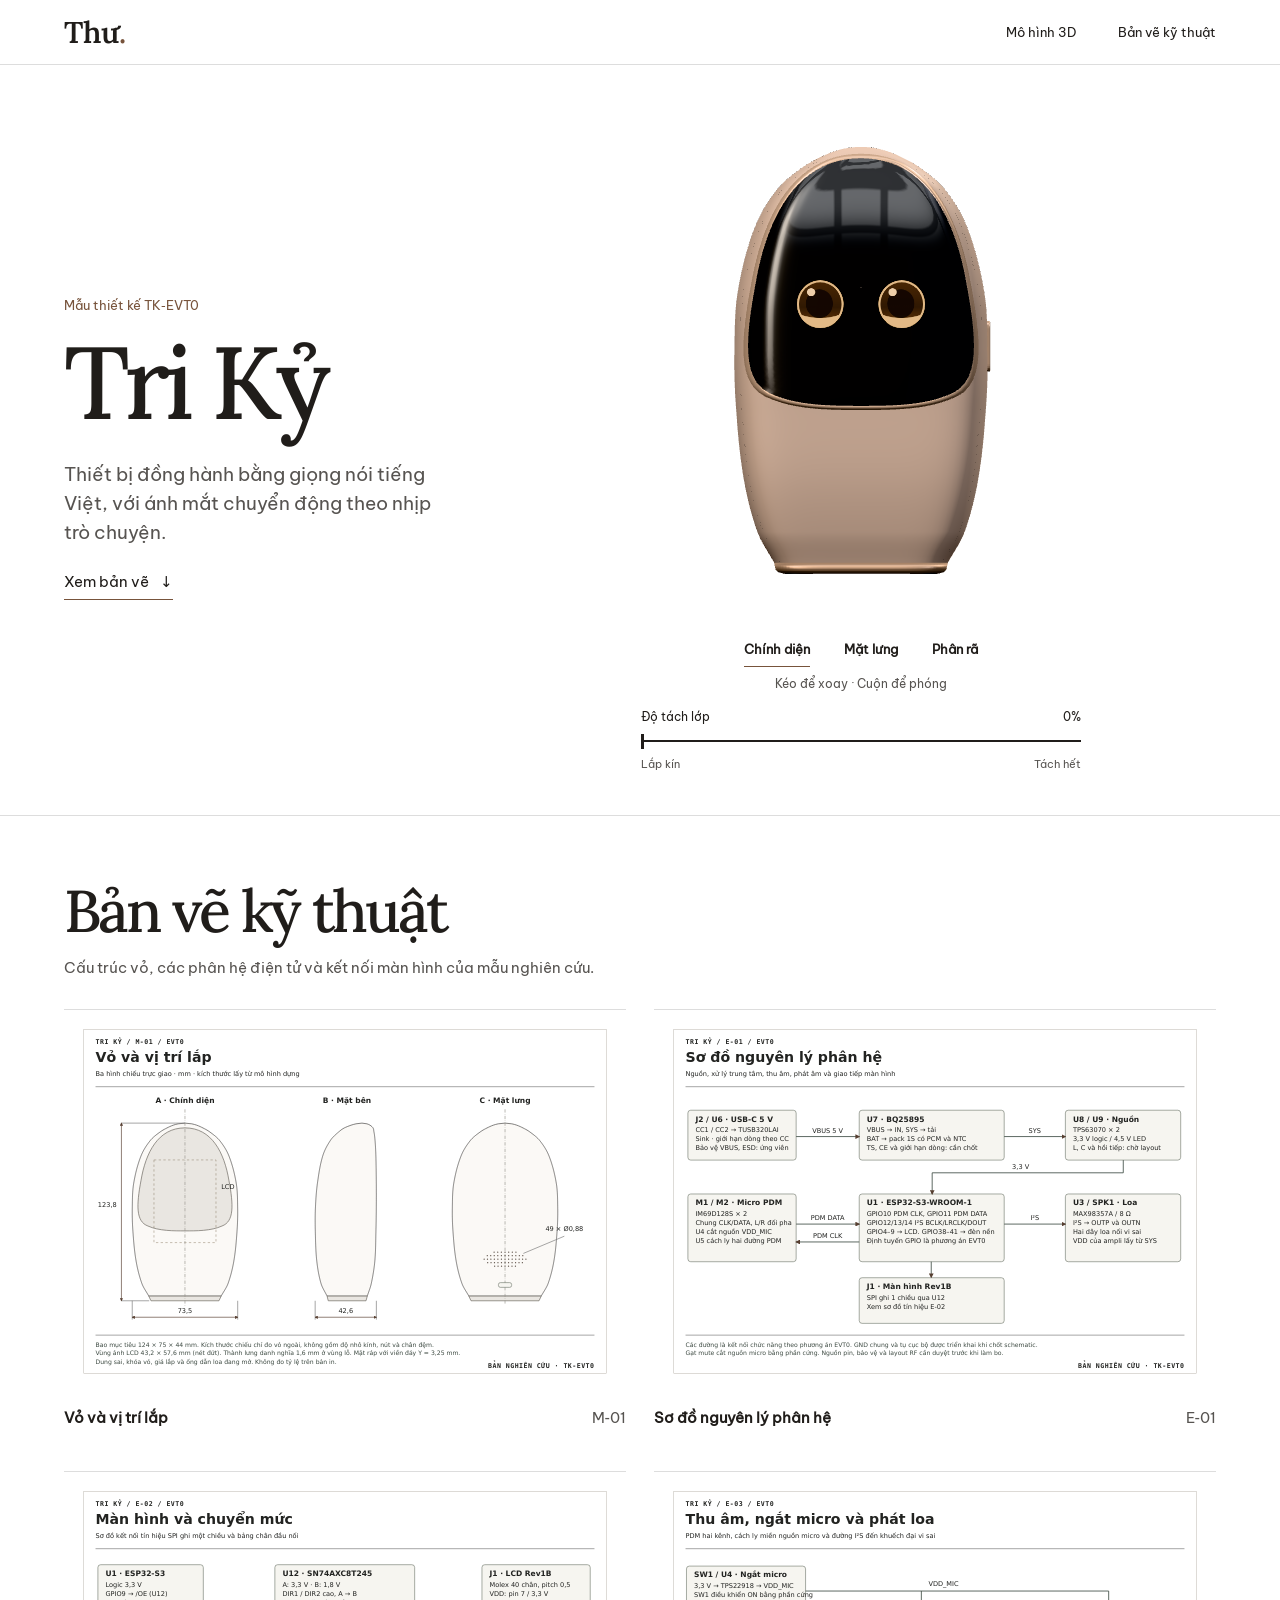
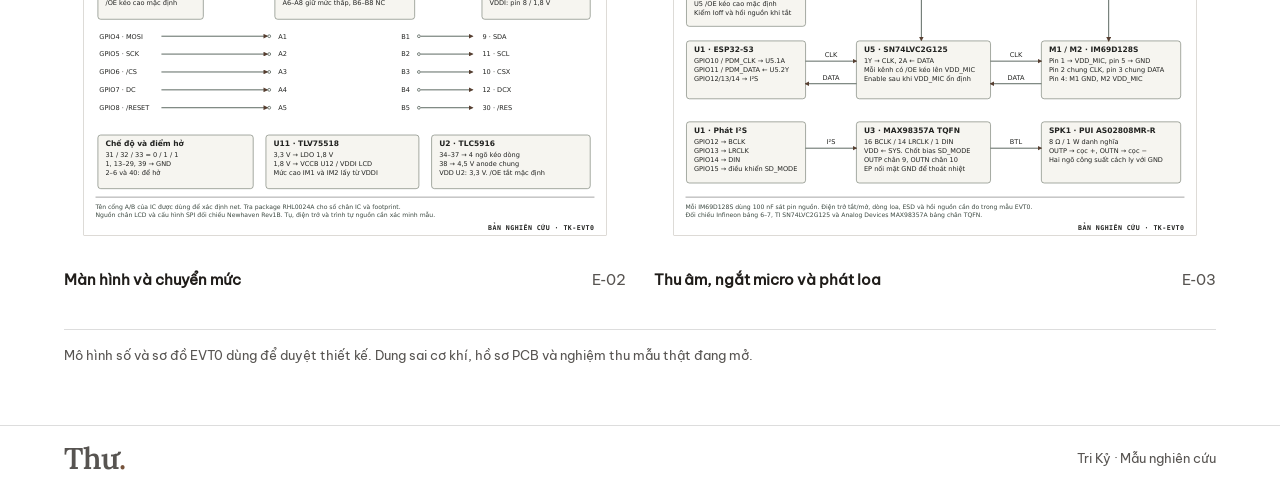
<file: index.html>
<!doctype html>
<html lang="vi">
<head>
  <meta charset="utf-8">
  <meta name="viewport" content="width=device-width, initial-scale=1">
  <meta name="description" content="Thư Tri Kỷ, thiết bị đồng hành bằng giọng nói đang được phát triển. Khám phá mô hình 3D, bản vẽ cơ khí và sơ đồ mạch.">
  <title>Thư Tri Kỷ</title>
  <script>if (location.protocol === 'file:') location.replace('https://nclamvn.github.io/thu-tri-ky/?from=source#model');</script>
  <link rel="stylesheet" href="./site.css?v=a0cc1c2d1068">
</head>
<body id="top">
  <header class="masthead">
    <a href="#top" class="brand" aria-label="Thư, đầu trang">Thư<span>.</span></a>
    <nav aria-label="Nội dung">
      <a href="#model">Mô hình 3D</a>
      <a href="#drawings">Bản vẽ kỹ thuật</a>
    </nav>
  </header>
  <main>
    <section class="hero" id="product-hero" aria-label="Thư Tri Kỷ">
      <div class="intro" id="intro">
        <p class="stage">Mẫu thiết kế TK‑EVT0</p>
        <h1 id="title">Tri Kỷ</h1>
        <p class="description">Thiết bị đồng hành bằng giọng nói tiếng Việt, với ánh mắt chuyển động theo nhịp trò chuyện.</p>
        <a class="jump" href="#drawings">Xem bản vẽ <span aria-hidden="true">↓</span></a>
      </div>
      <div id="model" class="model" data-webgl="loading">
        <button class="text-action" type="button" id="back-intro" hidden><span aria-hidden="true">←</span> Về giới thiệu</button>
        <div class="viewer" id="viewer" tabindex="0" aria-label="Mô hình Tri Kỷ. Dùng phím mũi tên để xoay và Home để về chính diện.">
          <img id="model-still" src="./media/front.webp?v=a0cc1c2d1068" alt="Tri Kỷ nhìn chính diện">
          <div id="viewer-markers"></div>
        </div>
        <div class="view-switch" aria-label="Góc xem mô hình">
          <button data-view="front" aria-pressed="true">Chính diện</button>
          <button data-view="rear" aria-pressed="false">Mặt lưng</button>
          <button data-view="exploded" aria-pressed="false">Phân rã</button>
        </div>
        <div class="model-info">
          <p id="motion-note">Kéo để xoay · Cuộn để phóng</p>
          <p id="model-status" aria-live="polite"></p>
        </div>
        <div class="travel-control">
          <div class="range-label"><label for="travel" id="travel-label">Độ tách lớp</label><output id="travel-value" for="travel">0%</output></div>
          <input id="travel" type="range" min="0" max="100" value="0" step="1" disabled>
          <div class="range-ends"><span>Lắp kín</span><span>Tách hết</span></div>
        </div>
        <section class="component-panel" aria-labelledby="component-title" id="component-panel" hidden>
          <button class="text-action" type="button" id="back-model" hidden><span aria-hidden="true">←</span> Về toàn bộ thiết bị</button>
          <h2 id="component-title">Các cụm linh kiện</h2>
          <div class="component-readout" id="component-readout" aria-live="polite" hidden>
            <p id="component-ref"></p>
            <h3 id="component-name"></h3>
            <p id="component-purpose"></p>
            <button class="text-action" type="button" id="show-group" hidden>Hiện cả cụm</button>
          </div>
          <ul class="component-list" id="component-list"></ul>
        </section>
      </div>
    </section>
    <section class="drawings" id="drawings" aria-labelledby="drawings-title">
      <h2 id="drawings-title">Bản vẽ kỹ thuật</h2>
      <p>Cấu trúc vỏ, các phân hệ điện tử và kết nối màn hình của mẫu nghiên cứu.</p>
      <div class="drawing-grid">
        <article>
          <a href="./drawings/m-01.html"><img src="./drawings/m-01.svg?v=a0cc1c2d1068" alt="Ba hình chiếu có kích thước của vỏ Tri Kỷ" loading="lazy" width="1160" height="780">
            <h3>Vỏ và vị trí lắp <span>M‑01</span></h3></a>
        </article>
        <article>
          <a href="./drawings/e-01.html"><img src="./drawings/e-01.svg?v=a0cc1c2d1068" alt="Sơ đồ nguồn, vi điều khiển, micro, loa và màn hình" loading="lazy" width="1160" height="780">
            <h3>Sơ đồ nguyên lý phân hệ <span>E‑01</span></h3></a>
        </article>
        <article>
          <a href="./drawings/e-02.html"><img src="./drawings/e-02.svg?v=a0cc1c2d1068" alt="Sơ đồ SPI qua IC chuyển mức đến đầu nối màn hình" loading="lazy" width="1160" height="780">
            <h3>Màn hình và chuyển mức <span>E‑02</span></h3></a>
        </article>
        <article>
          <a href="./drawings/e-03.html"><img src="./drawings/e-03.svg?v=a0cc1c2d1068" alt="Sơ đồ PDM, ngắt micro bằng phần cứng và I²S đến loa" loading="lazy" width="1160" height="780">
            <h3>Thu âm, ngắt micro và phát loa <span>E‑03</span></h3></a>
        </article>
      </div>
      <p class="scope-note">Mô hình số và sơ đồ EVT0 dùng để duyệt thiết kế. Dung sai cơ khí, hồ sơ PCB và nghiệm thu mẫu thật đang mở.</p>
    </section>
  </main>
  <footer><a href="#top" class="brand">Thư<span>.</span></a><span>Tri Kỷ · Mẫu nghiên cứu</span></footer>
  <script type="module" src="./site.js?v=a0cc1c2d1068"></script>
</body>
</html>
</file>
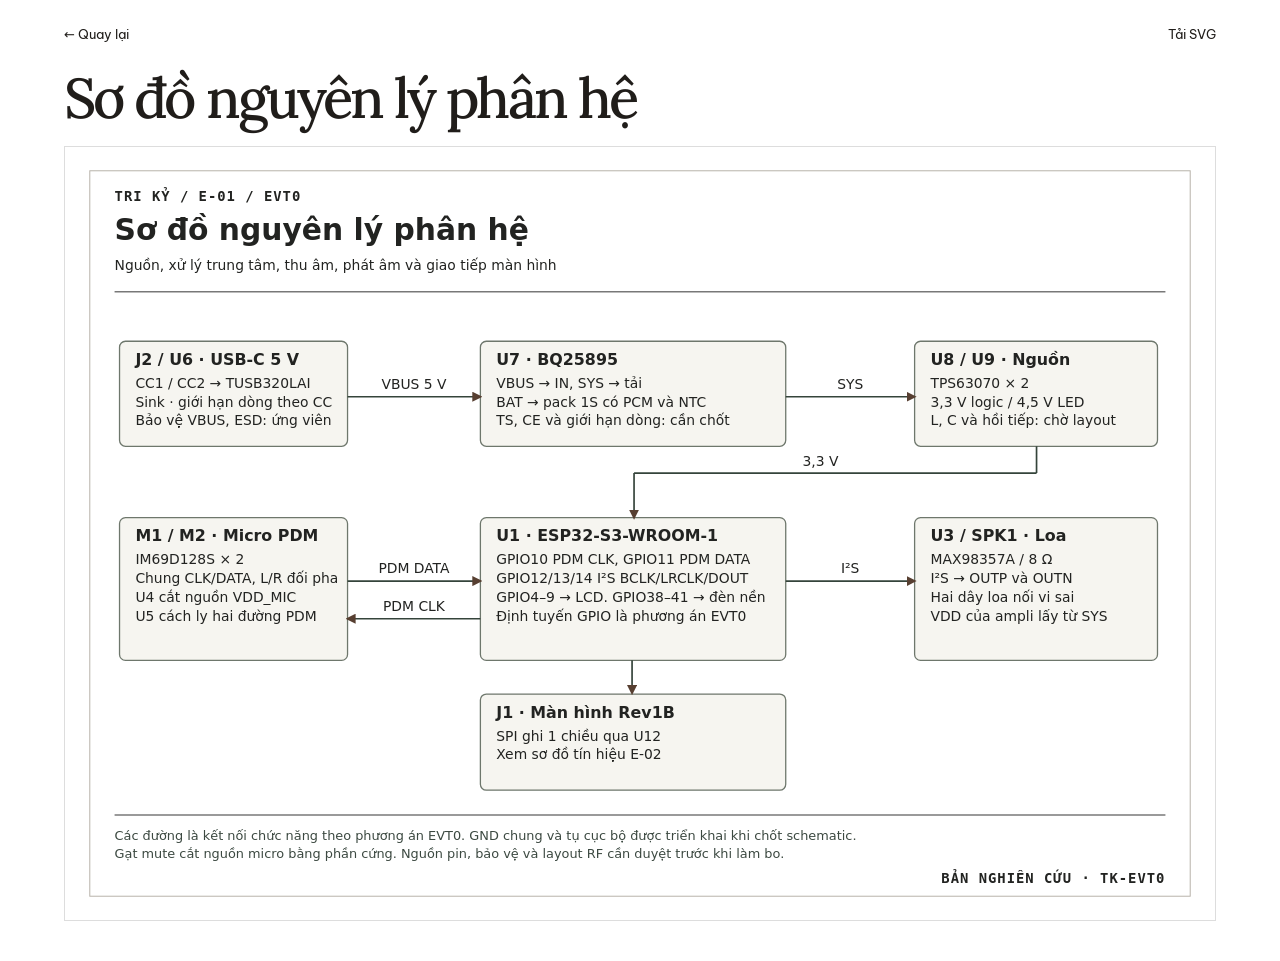
<file: drawings/e-01.html>
<!doctype html>
<html lang="vi">
<head>
  <meta charset="utf-8">
  <meta name="viewport" content="width=device-width, initial-scale=1">
  <title>Sơ đồ nguyên lý phân hệ · Thư Tri Kỷ</title>
  <link rel="stylesheet" href="../site.css?v=a0cc1c2d1068">
</head>
<body>
  <main class="drawing-page">
    <nav aria-label="Bản vẽ">
      <a href="../#drawings"><span aria-hidden="true">←</span> Quay lại</a>
      <a href="./e-01.svg?v=a0cc1c2d1068" download>Tải SVG</a>
    </nav>
    <h1>Sơ đồ nguyên lý phân hệ</h1>
    <img src="./e-01.svg?v=a0cc1c2d1068" alt="Sơ đồ nguyên lý phân hệ · E-01 · TK-EVT0" width="1160" height="780">
  </main>
</body>
</html>
</file>
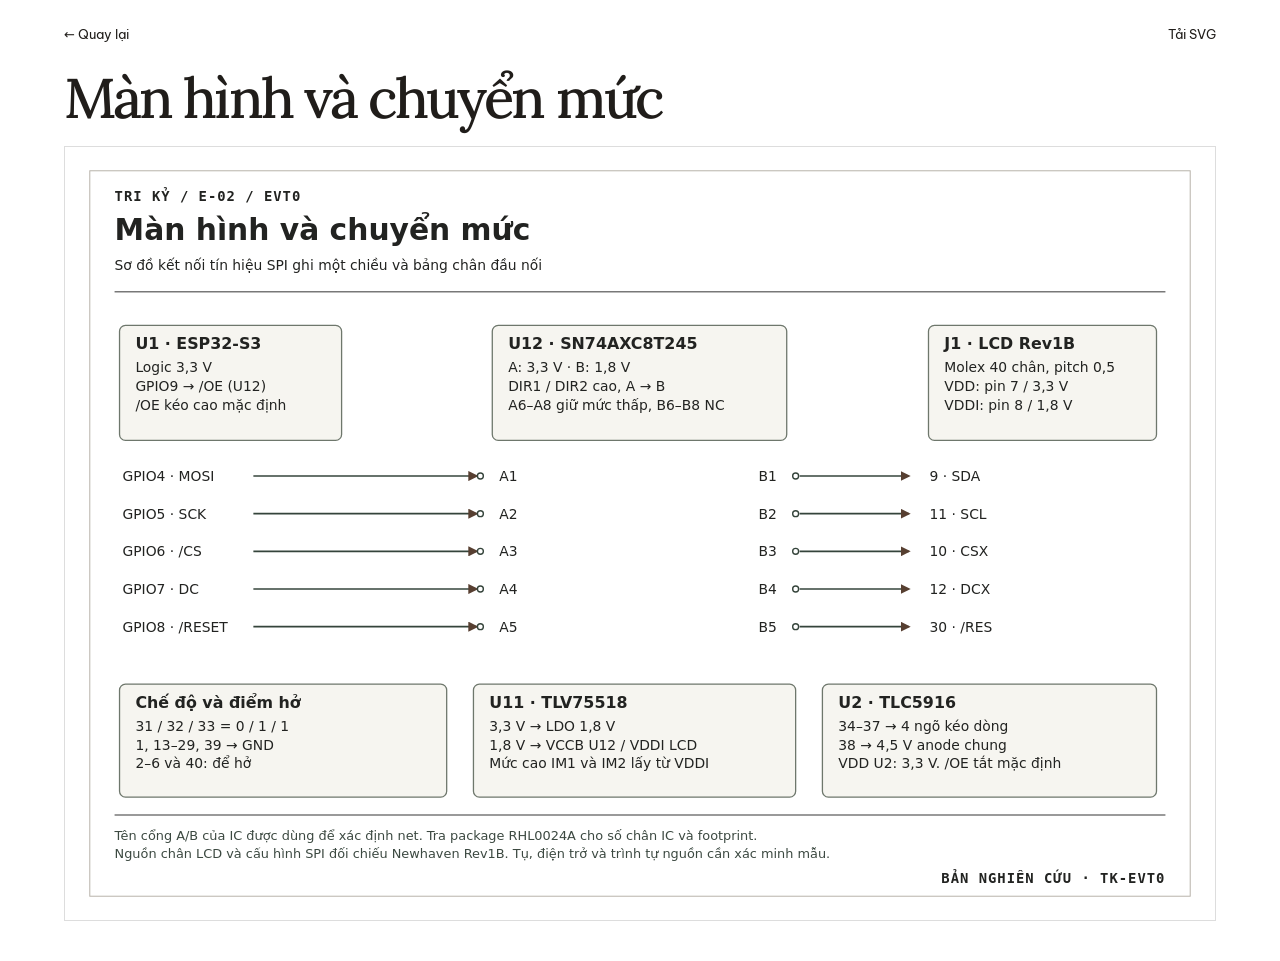
<file: drawings/e-02.html>
<!doctype html>
<html lang="vi">
<head>
  <meta charset="utf-8">
  <meta name="viewport" content="width=device-width, initial-scale=1">
  <title>Màn hình và chuyển mức · Thư Tri Kỷ</title>
  <link rel="stylesheet" href="../site.css?v=a0cc1c2d1068">
</head>
<body>
  <main class="drawing-page">
    <nav aria-label="Bản vẽ">
      <a href="../#drawings"><span aria-hidden="true">←</span> Quay lại</a>
      <a href="./e-02.svg?v=a0cc1c2d1068" download>Tải SVG</a>
    </nav>
    <h1>Màn hình và chuyển mức</h1>
    <img src="./e-02.svg?v=a0cc1c2d1068" alt="Màn hình và chuyển mức · E-02 · TK-EVT0" width="1160" height="780">
  </main>
</body>
</html>
</file>
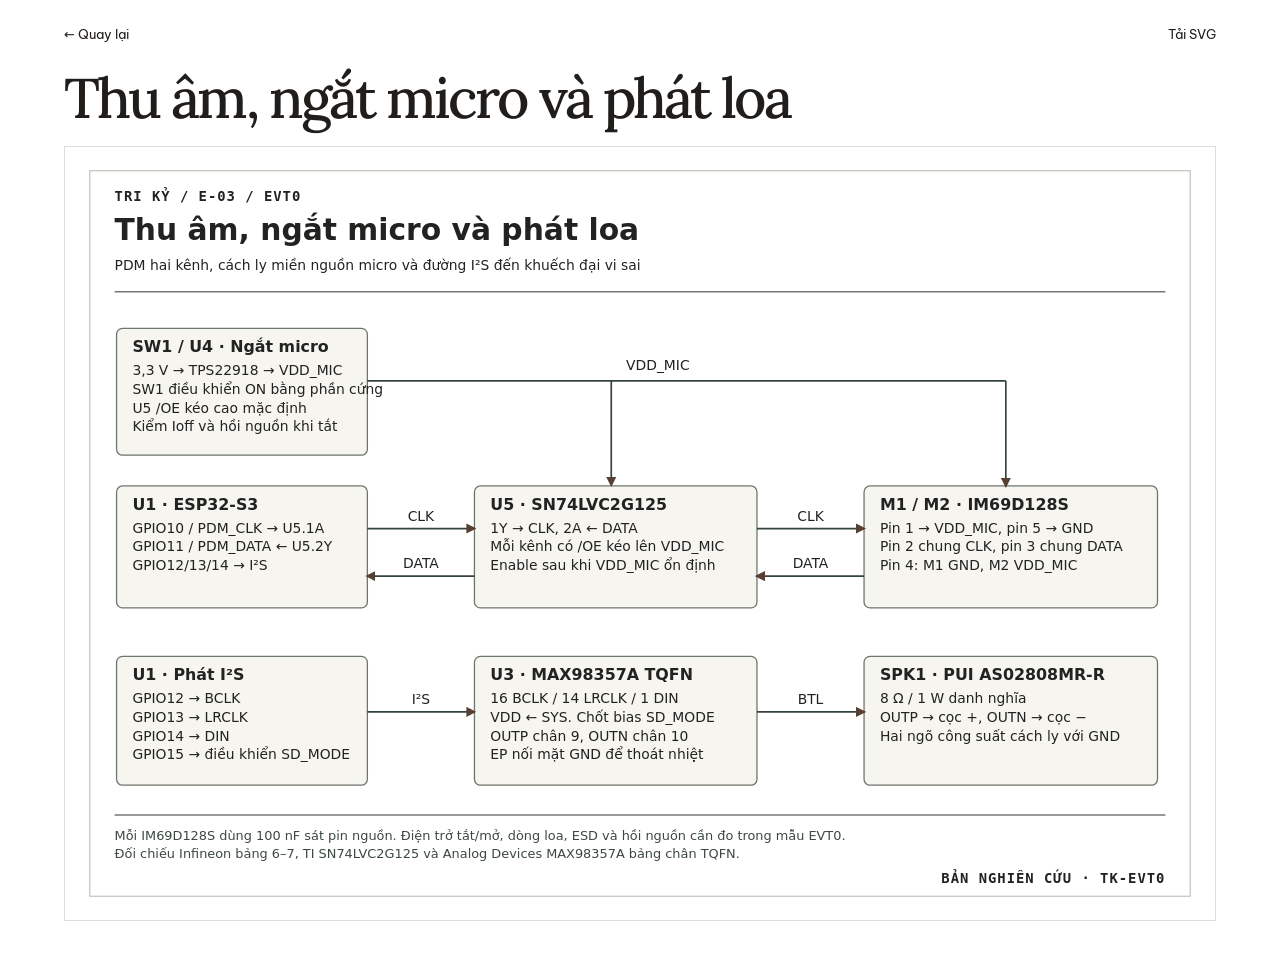
<file: drawings/e-03.html>
<!doctype html>
<html lang="vi">
<head>
  <meta charset="utf-8">
  <meta name="viewport" content="width=device-width, initial-scale=1">
  <title>Thu âm, ngắt micro và phát loa · Thư Tri Kỷ</title>
  <link rel="stylesheet" href="../site.css?v=a0cc1c2d1068">
</head>
<body>
  <main class="drawing-page">
    <nav aria-label="Bản vẽ">
      <a href="../#drawings"><span aria-hidden="true">←</span> Quay lại</a>
      <a href="./e-03.svg?v=a0cc1c2d1068" download>Tải SVG</a>
    </nav>
    <h1>Thu âm, ngắt micro và phát loa</h1>
    <img src="./e-03.svg?v=a0cc1c2d1068" alt="Thu âm, ngắt micro và phát loa · E-03 · TK-EVT0" width="1160" height="780">
  </main>
</body>
</html>
</file>
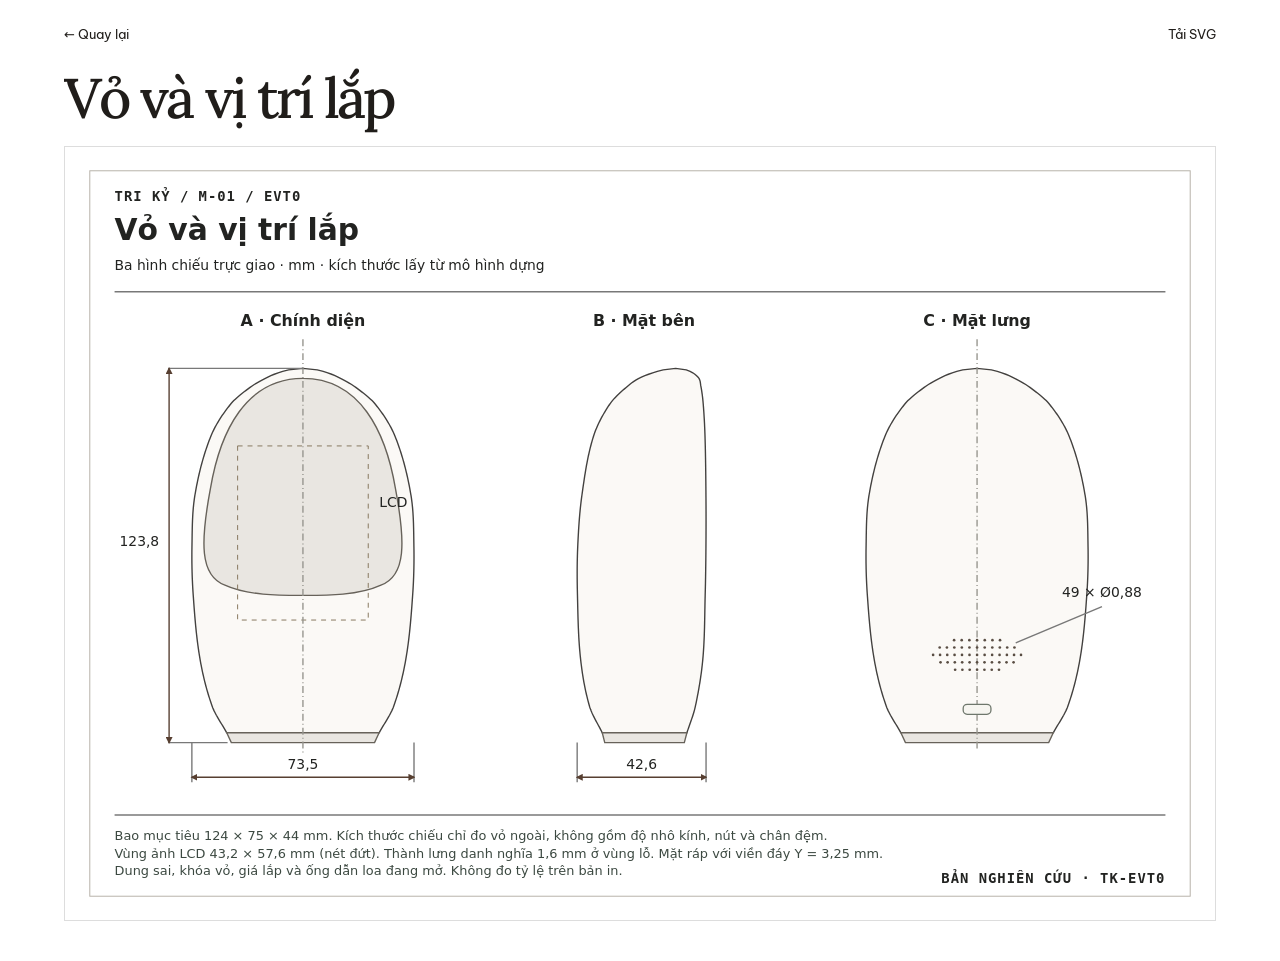
<file: drawings/m-01.html>
<!doctype html>
<html lang="vi">
<head>
  <meta charset="utf-8">
  <meta name="viewport" content="width=device-width, initial-scale=1">
  <title>Vỏ và vị trí lắp · Thư Tri Kỷ</title>
  <link rel="stylesheet" href="../site.css?v=a0cc1c2d1068">
</head>
<body>
  <main class="drawing-page">
    <nav aria-label="Bản vẽ">
      <a href="../#drawings"><span aria-hidden="true">←</span> Quay lại</a>
      <a href="./m-01.svg?v=a0cc1c2d1068" download>Tải SVG</a>
    </nav>
    <h1>Vỏ và vị trí lắp</h1>
    <img src="./m-01.svg?v=a0cc1c2d1068" alt="Vỏ và vị trí lắp · M-01 · TK-EVT0" width="1160" height="780">
  </main>
</body>
</html>
</file>
<file: site.css>
@font-face{font-family:Lora;src:url('./fonts/lora.ttf?v=a0cc1c2d1068') format('truetype');font-weight:400 700;font-display:swap}
@font-face{font-family:BeVietnam;src:url('./fonts/be.ttf?v=a0cc1c2d1068') format('truetype');font-display:swap}
*{box-sizing:border-box}
:root{--ink:#201d1a;--secondary:#575451;--rule:#ddd;--accent:#77533b;color:var(--ink);background:#fff;font:15px/1.55 BeVietnam,system-ui,sans-serif}
body{margin:0}
a{color:inherit;text-decoration:none}
button{font:inherit;color:inherit}
a:focus-visible,button:focus-visible,.viewer:focus-visible{outline:2px solid var(--accent);outline-offset:4px}
.masthead,footer{margin:0 auto;max-width:1380px;padding:14px clamp(20px,5vw,76px);display:flex;align-items:center;justify-content:space-between;border-bottom:1px solid var(--rule)}
.brand{font:600 30px/1.2 Lora,Georgia,serif}
.brand span{color:var(--accent)}
nav{display:flex;gap:clamp(16px,4vw,42px);font-size:13px}
nav a:hover,.jump:hover,.drawing-grid a:hover h3{text-decoration:underline;text-underline-offset:.35em}
main,.hero,.drawings{margin:auto}
.hero,.drawings,.drawing-page{max-width:1380px}
.hero{display:grid;grid-template-columns:minmax(255px,.69fr) minmax(0,1.31fr);min-height:580px;border-bottom:1px solid var(--rule)}
.intro{align-self:start;padding:clamp(130px,18vw,250px) 0 56px clamp(24px,5vw,76px);z-index:1}
.stage{color:var(--accent);font-size:13px;margin:0 0 12px}
h1,h2{font:500 clamp(60px,8vw,115px)/1.06 Lora,Georgia,serif;letter-spacing:-.052em;margin:0}
.description{max-width:32ch;font-size:clamp(15px,1.45vw,19px);color:var(--secondary);margin:24px 0}
.jump{display:inline-block;border-bottom:1px solid var(--accent);padding:0 0 5px}
.jump span{margin-left:8px}
.model{min-width:0;scroll-margin-top:20px;padding:26px clamp(16px,2.6vw,40px) 26px}
.viewer{position:relative;min-width:0;height:clamp(360px,42vw,555px)}
.hero[data-exploring]{display:block;max-width:none;min-height:0}
.hero[data-exploring] .model{padding:10px clamp(12px,2vw,32px) 16px;scroll-margin-top:0}
.hero[data-exploring] .viewer{height:max(250px,calc(100svh - 195px))}
.hero[data-exploring] .component-panel{max-width:1080px;margin:auto}
#back-intro{min-height:36px}
.viewer img,.viewer canvas{position:absolute;inset:0;width:100%;height:100%;object-fit:contain}
.viewer canvas{display:block;touch-action:pan-y;cursor:grab}
.viewer canvas:active{cursor:grabbing}
#viewer-markers{position:absolute;inset:0;pointer-events:none}
.locator{position:absolute;left:0;top:0;min-width:30px;min-height:30px;padding:0 4px;border:0;background:transparent;color:#242424;text-shadow:0 0 4px #fff,0 0 2px #fff;font-size:12px;font-weight:600;pointer-events:auto;cursor:pointer}
.locator:hover,.locator[data-selected=true]{text-decoration:underline;text-underline-offset:.25em}
.model[data-webgl=live] img{visibility:hidden}
.model[data-webgl=fallback] canvas{display:none}
.view-switch{display:flex;justify-content:center;gap:clamp(14px,4vw,34px);margin-top:3px}
.view-switch button{appearance:none;background:none;border:0;border-bottom:1px solid transparent;padding:7px 0;cursor:pointer;font-size:13px;font-weight:600}
.view-switch button[aria-pressed=true],.view-switch button:hover{border-bottom-color:var(--accent)}
.model-info{font-size:12px;color:var(--secondary);text-align:center;min-height:41px;padding-block:3px}
.model-info p{margin:5px auto 0}
.travel-control{max-width:440px;margin:0 auto 16px}
.range-label,.range-ends{display:flex;align-items:center;justify-content:space-between;font-size:12px}
.range-ends{color:var(--secondary);font-size:11px}
#travel{display:block;appearance:none;width:100%;height:30px;margin:0;background:transparent;cursor:ew-resize}
#travel::-webkit-slider-runnable-track{height:2px;background:var(--ink)}
#travel::-webkit-slider-thumb{appearance:none;width:3px;height:15px;margin-top:-6.5px;background:var(--ink)}
#travel::-moz-range-track{height:2px;background:var(--ink)}
#travel::-moz-range-thumb{width:3px;height:15px;border:0;border-radius:0;background:var(--ink)}
#travel:focus-visible{outline:2px solid var(--accent);outline-offset:2px}
#travel:disabled{opacity:.4;cursor:default}
.component-panel{padding:16px 0 0;border-top:1px solid var(--rule)}
.component-panel h2{margin:8px 0;font:600 18px/1.4 BeVietnam,system-ui,sans-serif;letter-spacing:0}
.component-list{display:grid;grid-template-columns:repeat(2,minmax(0,1fr));gap:0 18px;margin:10px 0 0;padding:0;list-style:none}
.component-list li{border-bottom:1px solid var(--rule)}
.text-action{border:0;background:transparent;padding:7px 0;font-size:13px;font-weight:600;cursor:pointer;text-align:left}
.text-action:hover,.text-action[aria-pressed=true]{text-decoration:underline;text-underline-offset:.3em}
.component-list button{min-height:44px;width:100%}
.component-code,.component-readout p{color:var(--secondary)}
.component-readout{border-block:1px solid var(--rule);padding:10px 0}
.component-readout h3,.component-readout p{margin:3px 0}
.component-readout p{font-size:13px}
#component-readout,#component-title{scroll-margin-block:12px}
.drawings{padding:64px clamp(22px,5vw,76px) 60px}
h2{font-size:clamp(33px,5vw,59px)}
.drawings>p{color:var(--secondary);margin:13px 0 30px}
.drawing-grid{display:grid;grid-template-columns:repeat(2,minmax(0,1fr));gap:clamp(15px,2.2vw,30px)}
.drawing-grid article{border-top:1px solid var(--rule)}
.drawing-grid img{display:block;width:100%;height:auto;padding:8px}
h3{font-size:15px;margin:13px 0;display:flex;justify-content:space-between;gap:8px}
h3 span{font-weight:400;color:var(--secondary);white-space:nowrap}
.drawings .scope-note{margin:25px 0 0;padding-top:15px;border-top:1px solid var(--rule);font-size:13px}
footer{border-top:1px solid var(--rule);border-bottom:0;font-size:13px;color:var(--secondary)}
.drawing-page{padding:24px clamp(16px,5vw,76px) 40px}
.drawing-page nav{justify-content:space-between;align-items:center;margin-bottom:24px}
.drawing-page h1{font-size:clamp(30px,5vw,56px);margin-bottom:18px}
.drawing-page img{display:block;width:100%;height:auto;border:1px solid var(--rule)}
@media(max-width:760px){
  .hero{grid-template-columns:1fr}
  .intro{padding:35px 22px 10px}
  .description{margin:13px 0;max-width:40ch}
  .viewer{height:clamp(300px,93vw,470px)}
  .model{padding-top:5px}
  .drawings{padding-top:42px}
  .drawing-grid{grid-template-columns:1fr}
}
</file>
